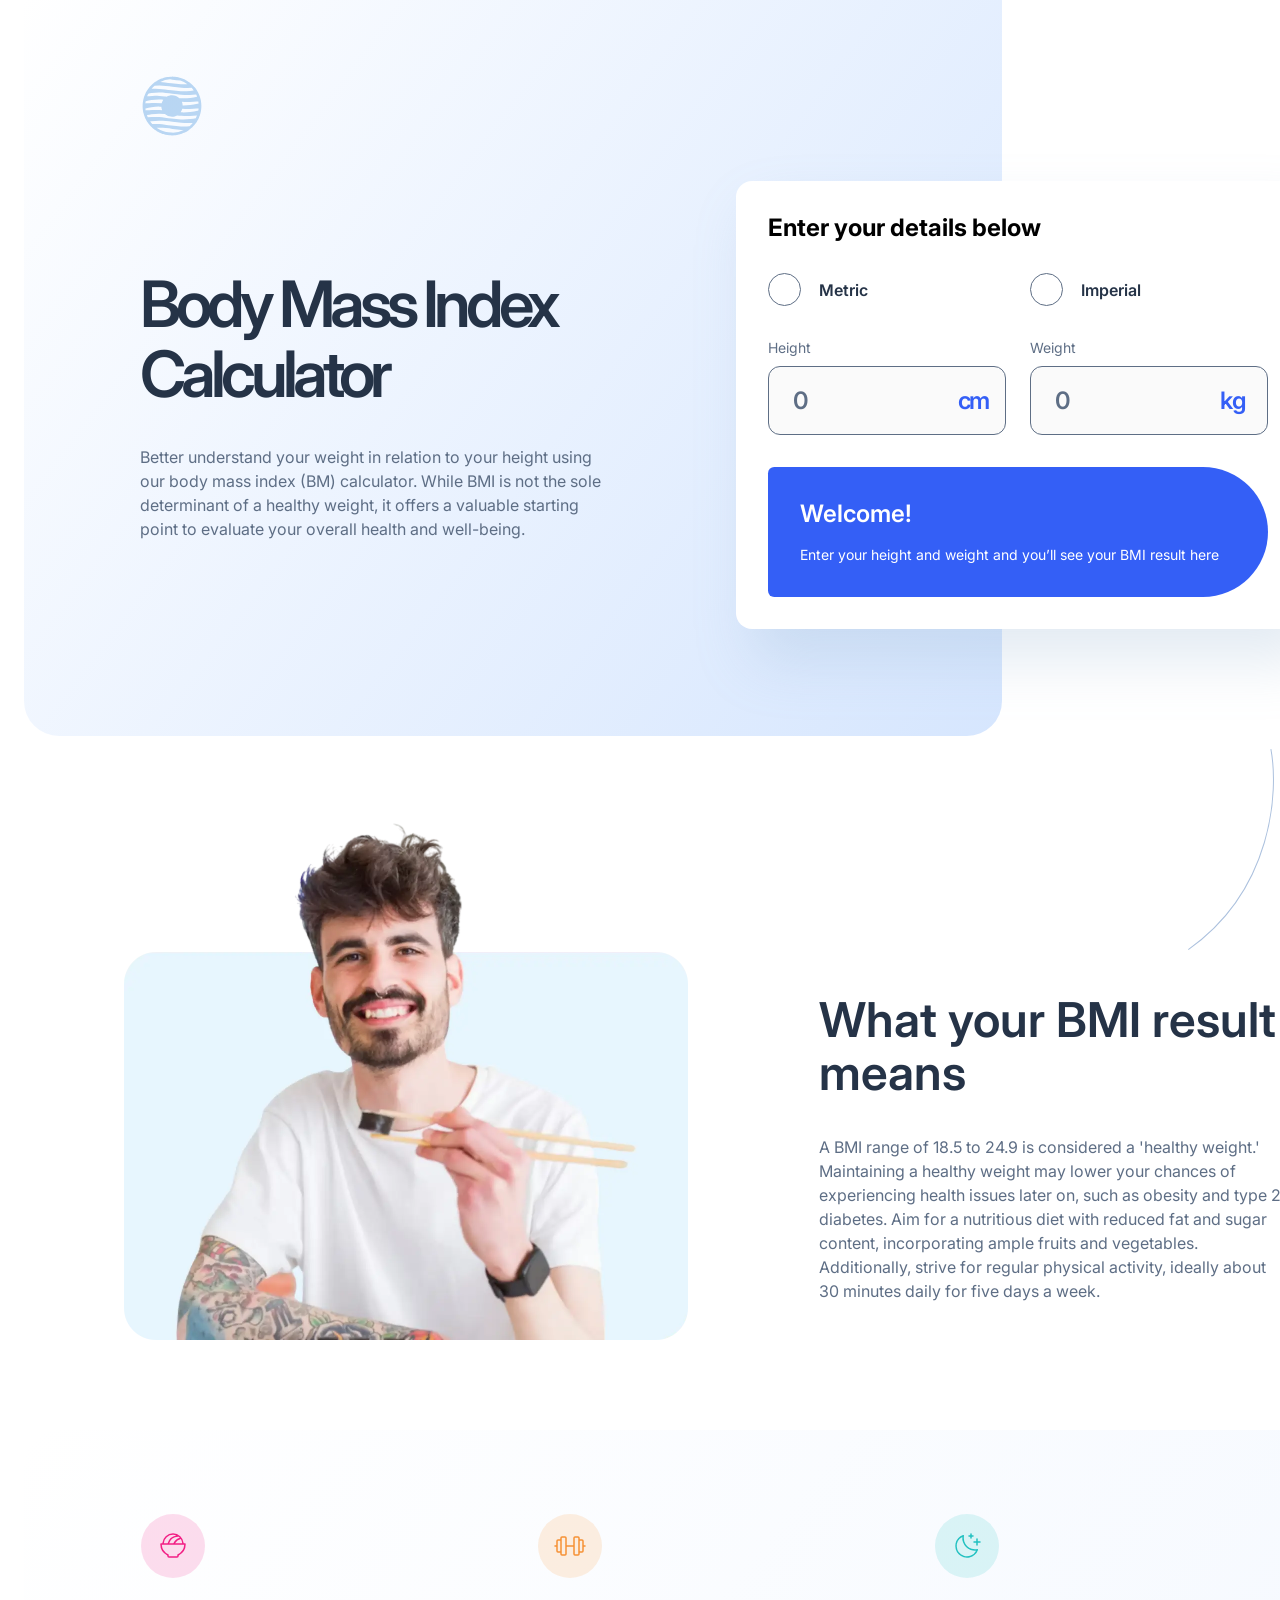
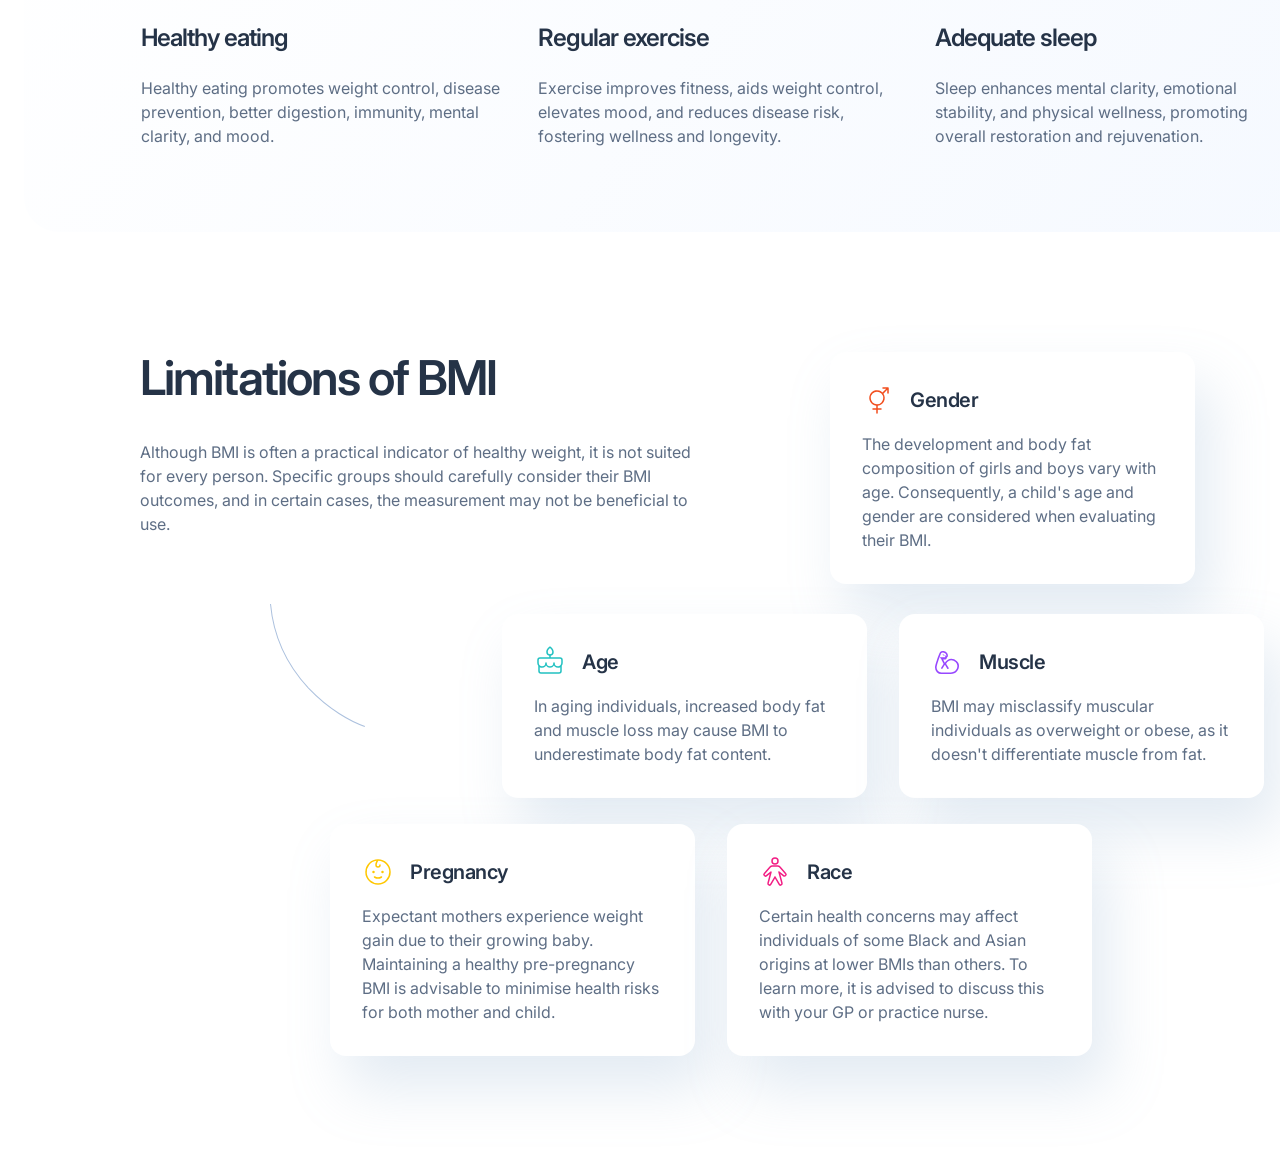
<file: index.html>
<!DOCTYPE html>
<html lang="en">
<head>
  <meta charset="UTF-8">
  <meta name="viewport" content="width=device-width, initial-scale=1.0">

  <link rel="icon" type="image/png" sizes="32x32" href="./assets/images/favicon-32x32.png">
  <link rel="preconnect" href="https://fonts.googleapis.com">
  <link rel="preconnect" href="https://fonts.gstatic.com" crossorigin>
  <link href="https://fonts.googleapis.com/css2?family=Inter:ital,opsz,wght@0,14..32,100..900;1,14..32,100..900&display=swap" rel="stylesheet">
  <link rel="stylesheet" href="index.css">
  <script defer src="script.js"></script>
  
  <title>Frontend Mentor | Body Mass Index Calculator</title>
</head>
<body>

  <main>
    <section class="body-mass-calculator">
      <img src="./starter-code/assets/images/logo.svg" alt="logo-site" class="img-logo"/>
      <div class="title-content">
        <h1>Body Mass Index Calculator</h1>
        <p>Better understand your weight in relation to your height using our body mass index (BM) calculator. 
          While BMI is not the sole determinant of a healthy weight, it offers a valuable starting point to evaluate your overall health and well-being.
        </p>
      </div>
      <div class="background"></div>
     

      <div class="calculator">
        <h2>Enter your details below</h2>
      <div class="radioType">
        <input type="radio" id="metric" name="unit" value="metric" required >
        <label for="metric" class="radioMetric">Metric
          <span class="ball"></span>
        </label>
      
        <input type="radio" id="imperial" name="unit" value="imperial" required>
        <label for="imperial" class="radioImperial">Imperial
          <span class="ball"></span>
        </label>
      </div>
      
      <div class="inputType">
      <form class="input-unit">
        <label for="height">Height</label>
        <div class="height-input-wrapper">
            <input type="number" id="height-input" name="height" placeholder="0">
            <span class="unit">cm</span>
        </div>
      </form>
        
      <form class="input-weight">
        <label for="weight">Weight</label>
        <div class="weight-input-wrapper">
            <input type="number" id="weight-input" name="weight" placeholder="0">
            <span class="kg">kg</span>
        </div>
    </form>
  </div>


    <div class="inputImperial">

      <form class="input-unit-height">
        <label for="height-imperial">Height</label>
        <div class="height-input-imperial-wrapper">
          <div class="input-ft">
            <input type="number" id="height-input-ft" name="height" placeholder="0">
            <span class="unit-ft">ft</span>
          </div>
          
          <div class="input-in">
            <input type="number" id="height-input-in" name="height" placeholder="0">
            <span class="unit-in">in</span>
          </div>
        </div>
      </form>

        
      <form class="input-unit-weight">
        <label for="weight-imperial">Weight</label>
        <div class="weight-input-imperial-wrapper">
          <div class="input-st">
            <input type="number" id="weight-input-st" name="weight" placeholder="0">
            <span class="unit-st">st</span>
          </div>

          <div class="input-lbs">
            <input type="number" id="weight-input-lbs" name="weight" placeholder="0">
            <span class="unit-lbs">lbs</span>
          </div>
        </div>
      </form>
    </div>

    <div class="calculator-empty">
      <div class="calculator-empty-text">
        <h2>Welcome!</h2>
        <p>Enter your height and weight and you’ll see your BMI result here</p>
      </div>
    </div>

    
      <div class="calculator-result">
        <div class="result-number">
          <p class="bmi-text">Your BMI is...</p>
          <p class="bmi-number"></p>
        </div>
        <div class="result-description">

        </div>
      </div>
      </div>
    </section>

    <img src="./starter-code/assets/images/pattern-curved-line-left.svg" alt="Blue Curved line" class="left-curved"/>


    <section class="body-mass-explain">
        <img src="./starter-code/assets/images/image-man-eating.webp" alt="picture man eating" class="picture-character"/>
      <div class="explanation-content">
        <h2>What your BMI result means</h2>
        <p>A BMI range of 18.5 to 24.9 is considered a 'healthy weight.' 
          Maintaining a healthy weight may lower your chances of experiencing health issues later on, such as obesity and type 2 diabetes. 
          Aim for a nutritious diet with reduced fat and sugar content, incorporating ample fruits and vegetables. 
          Additionally, strive for regular physical activity, ideally about 30 minutes daily for five days a week.
        </p>
    </section>


    <section class="bmi-tips">
      <div class="tips-container">
        <div class="tips-food">
          <img src="./starter-code/assets/images/icon-eating.svg" alt="Picture Food" class="picture-food"/>
          <div class="tips-food-description">
            <h3>Healthy eating</h3>
            <p>Healthy eating promotes weight control, disease prevention, better digestion, immunity, mental clarity, and mood.</p>
          </div>
        </div>

        <div class="tips-exercise">
          <img src="./starter-code/assets/images/icon-exercise.svg" alt="Picture Exercise" class="picture-exercise"/>
          <div class="tips-exercise-description">
            <h3>Regular exercise</h3>
            <p>Exercise improves fitness, aids weight control, elevates mood, and reduces disease risk, fostering wellness and longevity.</p>
          </div>
        </div>

        <div class="tips-sleep">
          <img src="./starter-code/assets/images/icon-sleep.svg" alt="Picture sleep" class="picture-sleep"/>
          <div class="tips-sleep-description">
            <h3>Adequate sleep</h3>
            <p>Sleep enhances mental clarity, emotional stability, and physical wellness, promoting overall restoration and rejuvenation.</p>
          </div>
        </div>
      </div>
    </section>

    <section class="bmi-limitations">
      <div class="bmi-limitations-text">
        <h2>Limitations of BMI</h2>
        <p>Although BMI is often a practical indicator of healthy weight, it is not suited for every person. 
          Specific groups should carefully consider their BMI outcomes, and in certain cases, the measurement may not be beneficial to use.
        </p>
      </div>

      <img src="./starter-code/assets/images/pattern-curved-line-right.svg" alt="Blue Curved line" class="right-curved"/>

      <div class="bmi-limitations-card">
        <div class="card card-1">
          <div class="card-title">
            <img src="./starter-code/assets/images/icon-gender.svg" alt="Icon Gender" class="icon-gender"/>
            <h4>Gender</h4>
          </div>
          <p>The development and body fat composition of girls and boys vary with age. 
            Consequently, a child's age and gender are considered when evaluating their BMI.
          </p>
        </div>

      <div class="card-bloc">
        <div class="card card-2">
          <div class="card-title">
            <img src="./starter-code/assets/images/icon-age.svg" alt="Icon Age" class="icon-age"/>
            <h4>Age</h4>
          </div>
             <p>In aging individuals, increased body fat and muscle loss may cause BMI to underestimate body fat content.</p>
        </div>

        <div class="card card-3">
          <div class="card-title">
            <img src="./starter-code/assets/images/icon-muscle.svg" alt="Icon Muscle" class="icon-muscle"/>
            <h4>Muscle</h4>
          </div>
             <p>BMI may misclassify muscular individuals as overweight or obese, as it doesn't differentiate muscle from fat.</p>
        </div>
      </div>  


      <div class="card-bloc-2">
        <div class="card card-4">
          <div class="card-title">
            <img src="./starter-code/assets/images/icon-pregnancy.svg" alt="Icon Pregnancy" class="icon-pregnancy"/>
            <h4>Pregnancy</h4>
          </div>
             <p>Expectant mothers experience weight gain due to their growing baby. 
              Maintaining a healthy pre-pregnancy BMI is advisable to minimise health risks for both mother and child.
             </p>
        </div>

        <div class="card card-5">
          <div class="card-title">
            <img src="./starter-code/assets/images/icon-race.svg" alt="Icon Race" class="icon-race"/>
            <h4>Race</h4>
          </div>
             <p>Certain health concerns may affect individuals of some Black and Asian origins at lower BMIs than others. 
              To learn more, it is advised to discuss this with your GP or practice nurse.
             </p>
        </div>
      </div>
      </div>
    </section>
  </main>
</body>
</html>
</file>
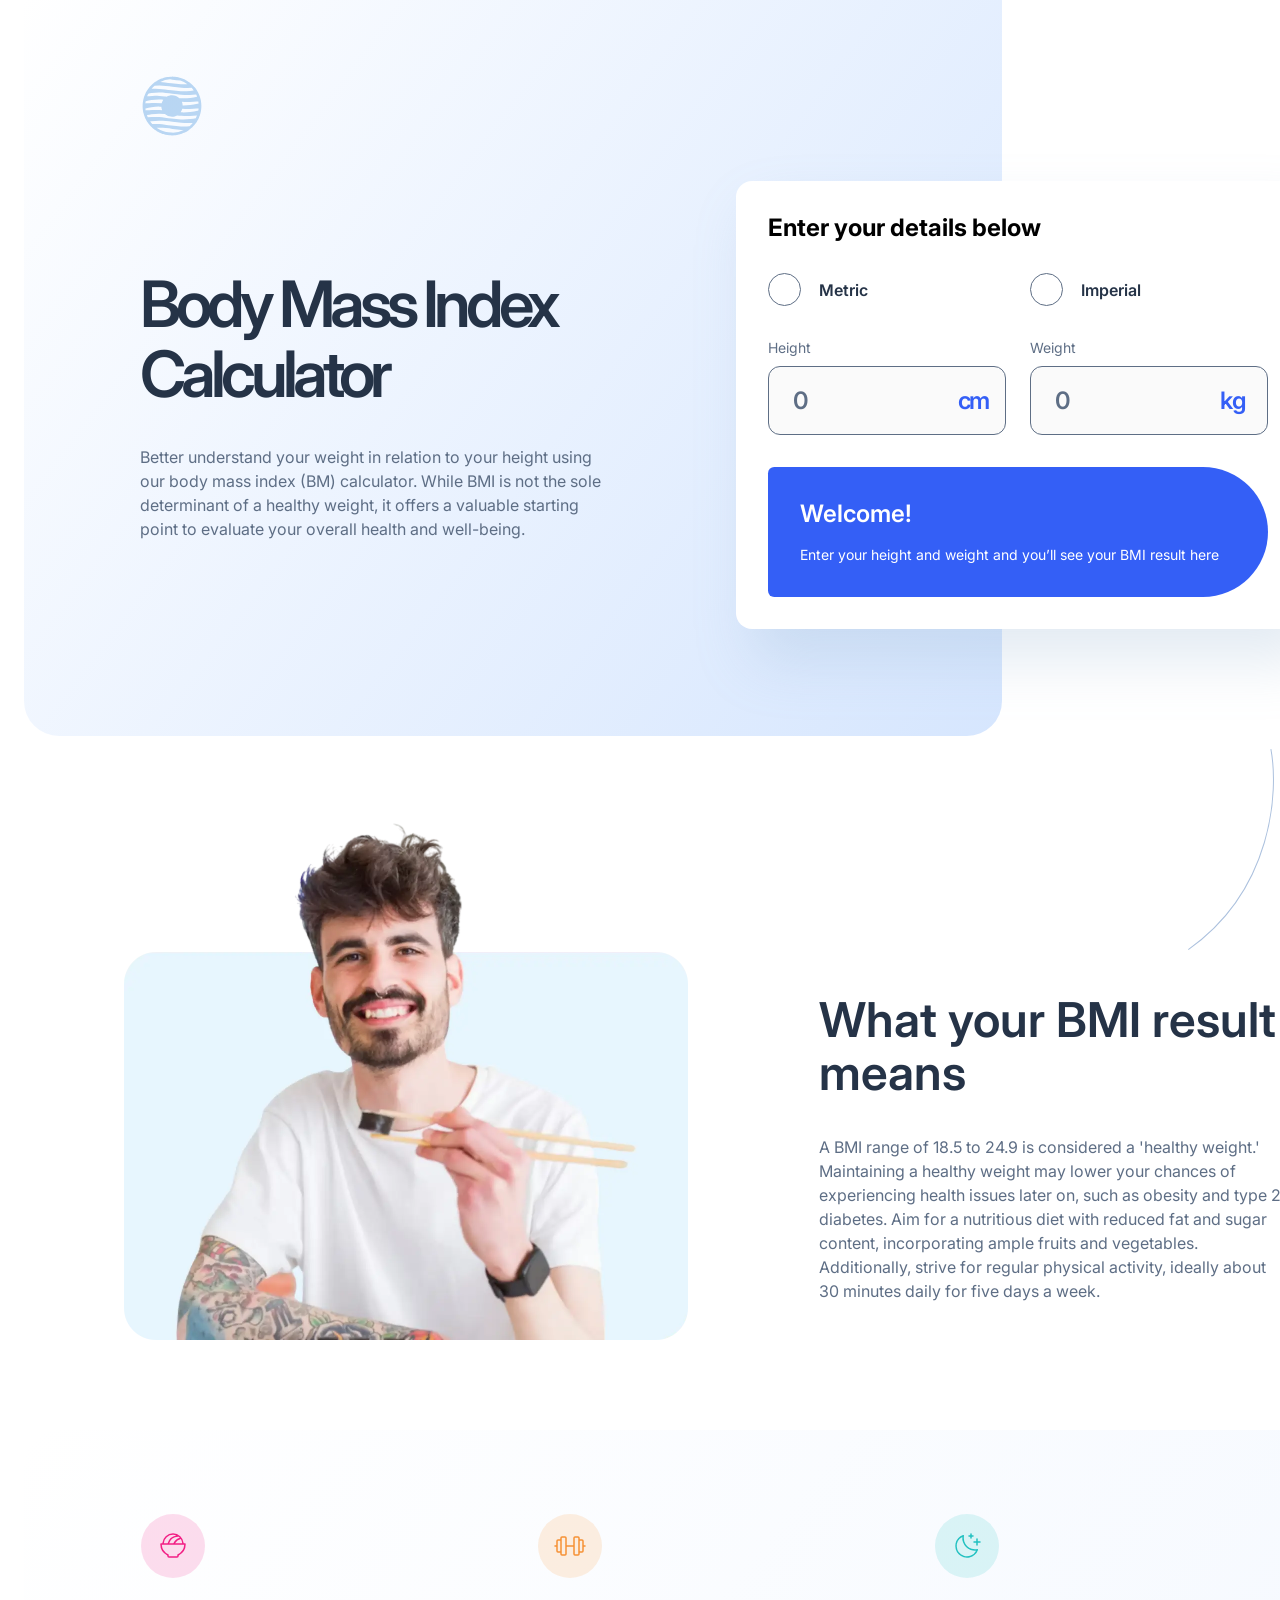
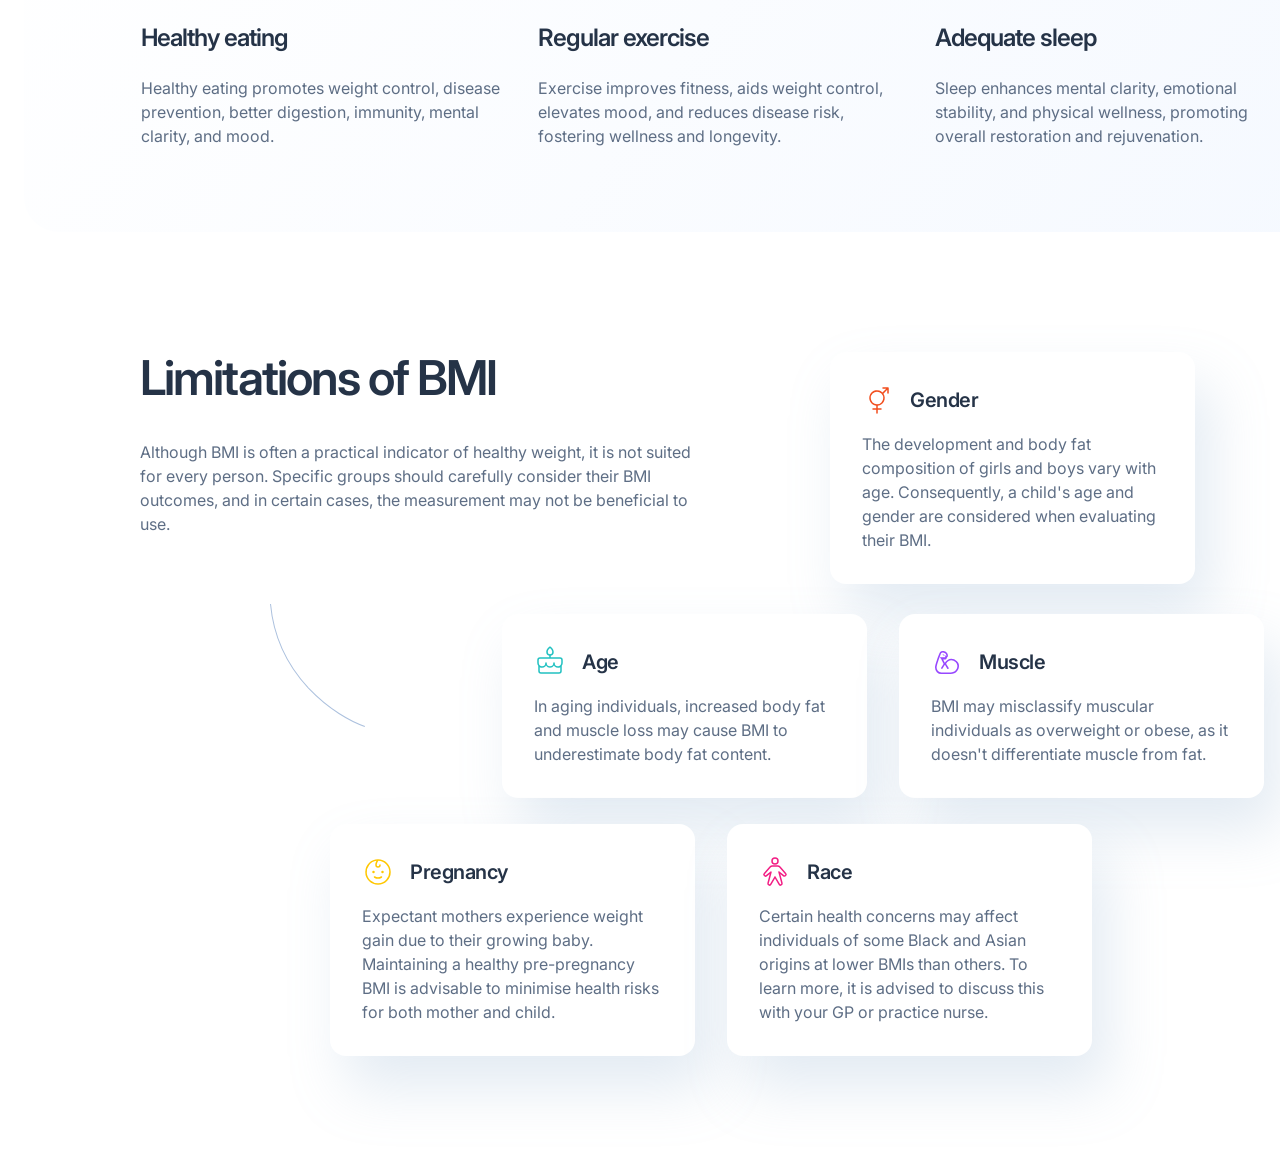
<file: starter-code/index.html>
<!DOCTYPE html>
<html lang="en">
<head>
  <meta charset="UTF-8">
  <meta name="viewport" content="width=device-width, initial-scale=1.0">

  <link rel="icon" type="image/png" sizes="32x32" href="./assets/images/favicon-32x32.png">
  <link rel="preconnect" href="https://fonts.googleapis.com">
  <link rel="preconnect" href="https://fonts.gstatic.com" crossorigin>
  <link href="https://fonts.googleapis.com/css2?family=Inter:ital,opsz,wght@0,14..32,100..900;1,14..32,100..900&display=swap" rel="stylesheet">
  <link rel="stylesheet" href="index.css">
  <script defer src="script.js"></script>
  
  <title>Frontend Mentor | Body Mass Index Calculator</title>
</head>
<body>

  <main>
    <section class="body-mass-calculator">
      <img src="./assets/images/logo.svg" alt="logo-site" class="img-logo"/>
      <div class="title-content">
        <h1>Body Mass Index Calculator</h1>
        <p>Better understand your weight in relation to your height using our body mass index (BM) calculator. 
          While BMI is not the sole determinant of a healthy weight, it offers a valuable starting point to evaluate your overall health and well-being.
        </p>
      </div>
      <div class="background"></div>
     

      <div class="calculator">
        <h2>Enter your details below</h2>
      <div class="radioType">
        <input type="radio" id="metric" name="unit" value="metric" required >
        <label for="metric" class="radioMetric">Metric
          <span class="ball"></span>
        </label>
      
        <input type="radio" id="imperial" name="unit" value="imperial" required>
        <label for="imperial" class="radioImperial">Imperial
          <span class="ball"></span>
        </label>
      </div>
      
      <div class="inputType">
      <form class="input-unit">
        <label for="height">Height</label>
        <div class="height-input-wrapper">
            <input type="number" id="height-input" name="height" placeholder="0">
            <span class="unit">cm</span>
        </div>
      </form>
        
      <form class="input-weight">
        <label for="weight">Weight</label>
        <div class="weight-input-wrapper">
            <input type="number" id="weight-input" name="weight" placeholder="0">
            <span class="kg">kg</span>
        </div>
    </form>
  </div>


    <div class="inputImperial">

      <form class="input-unit-height">
        <label for="height-imperial">Height</label>
        <div class="height-input-imperial-wrapper">
          <div class="input-ft">
            <input type="number" id="height-input-ft" name="height" placeholder="0">
            <span class="unit-ft">ft</span>
          </div>
          
          <div class="input-in">
            <input type="number" id="height-input-in" name="height" placeholder="0">
            <span class="unit-in">in</span>
          </div>
        </div>
      </form>

        
      <form class="input-unit-weight">
        <label for="weight-imperial">Weight</label>
        <div class="weight-input-imperial-wrapper">
          <div class="input-st">
            <input type="number" id="weight-input-st" name="weight" placeholder="0">
            <span class="unit-st">st</span>
          </div>

          <div class="input-lbs">
            <input type="number" id="weight-input-lbs" name="weight" placeholder="0">
            <span class="unit-lbs">lbs</span>
          </div>
        </div>
      </form>
    </div>

    <div class="calculator-empty">
      <div class="calculator-empty-text">
        <h2>Welcome!</h2>
        <p>Enter your height and weight and you’ll see your BMI result here</p>
      </div>
    </div>

    
      <div class="calculator-result">
        <div class="result-number">
          <p class="bmi-text">Your BMI is...</p>
          <p class="bmi-number"></p>
        </div>
        <div class="result-description">

        </div>
      </div>
      </div>
    </section>

    <img src="./assets/images/pattern-curved-line-left.svg" alt="Blue Curved line" class="left-curved"/>


    <section class="body-mass-explain">
        <img src="./assets/images/image-man-eating.webp" alt="picture man eating" class="picture-character"/>
      <div class="explanation-content">
        <h2>What your BMI result means</h2>
        <p>A BMI range of 18.5 to 24.9 is considered a 'healthy weight.' 
          Maintaining a healthy weight may lower your chances of experiencing health issues later on, such as obesity and type 2 diabetes. 
          Aim for a nutritious diet with reduced fat and sugar content, incorporating ample fruits and vegetables. 
          Additionally, strive for regular physical activity, ideally about 30 minutes daily for five days a week.
        </p>
    </section>


    <section class="bmi-tips">
      <div class="tips-container">
        <div class="tips-food">
          <img src="./assets/images/icon-eating.svg" alt="Picture Food" class="picture-food"/>
          <div class="tips-food-description">
            <h3>Healthy eating</h3>
            <p>Healthy eating promotes weight control, disease prevention, better digestion, immunity, mental clarity, and mood.</p>
          </div>
        </div>

        <div class="tips-exercise">
          <img src="./assets/images/icon-exercise.svg" alt="Picture Exercise" class="picture-exercise"/>
          <div class="tips-exercise-description">
            <h3>Regular exercise</h3>
            <p>Exercise improves fitness, aids weight control, elevates mood, and reduces disease risk, fostering wellness and longevity.</p>
          </div>
        </div>

        <div class="tips-sleep">
          <img src="./assets/images/icon-sleep.svg" alt="Picture sleep" class="picture-sleep"/>
          <div class="tips-sleep-description">
            <h3>Adequate sleep</h3>
            <p>Sleep enhances mental clarity, emotional stability, and physical wellness, promoting overall restoration and rejuvenation.</p>
          </div>
        </div>
      </div>
    </section>

    <section class="bmi-limitations">
      <div class="bmi-limitations-text">
        <h2>Limitations of BMI</h2>
        <p>Although BMI is often a practical indicator of healthy weight, it is not suited for every person. 
          Specific groups should carefully consider their BMI outcomes, and in certain cases, the measurement may not be beneficial to use.
        </p>
      </div>

      <img src="./assets/images/pattern-curved-line-right.svg" alt="Blue Curved line" class="right-curved"/>

      <div class="bmi-limitations-card">
        <div class="card card-1">
          <div class="card-title">
            <img src="./assets/images/icon-gender.svg" alt="Icon Gender" class="icon-gender"/>
            <h4>Gender</h4>
          </div>
          <p>The development and body fat composition of girls and boys vary with age. 
            Consequently, a child's age and gender are considered when evaluating their BMI.
          </p>
        </div>

      <div class="card-bloc">
        <div class="card card-2">
          <div class="card-title">
            <img src="./assets/images/icon-age.svg" alt="Icon Age" class="icon-age"/>
            <h4>Age</h4>
          </div>
             <p>In aging individuals, increased body fat and muscle loss may cause BMI to underestimate body fat content.</p>
        </div>

        <div class="card card-3">
          <div class="card-title">
            <img src="./assets/images/icon-muscle.svg" alt="Icon Muscle" class="icon-muscle"/>
            <h4>Muscle</h4>
          </div>
             <p>BMI may misclassify muscular individuals as overweight or obese, as it doesn't differentiate muscle from fat.</p>
        </div>
      </div>  


      <div class="card-bloc-2">
        <div class="card card-4">
          <div class="card-title">
            <img src="./assets/images/icon-pregnancy.svg" alt="Icon Pregnancy" class="icon-pregnancy"/>
            <h4>Pregnancy</h4>
          </div>
             <p>Expectant mothers experience weight gain due to their growing baby. 
              Maintaining a healthy pre-pregnancy BMI is advisable to minimise health risks for both mother and child.
             </p>
        </div>

        <div class="card card-5">
          <div class="card-title">
            <img src="./assets/images/icon-race.svg" alt="Icon Race" class="icon-race"/>
            <h4>Race</h4>
          </div>
             <p>Certain health concerns may affect individuals of some Black and Asian origins at lower BMIs than others. 
              To learn more, it is advised to discuss this with your GP or practice nurse.
             </p>
        </div>
      </div>
      </div>
    </section>
  </main>
</body>
</html>
</file>
<file: index.css>
* {
    padding: 0;
    margin: 0;
    box-sizing: border-box;
}


body,html {
    font-family: "Inter", sans-serif;
    background-color: #FFFFFF;
    width: 1440px;
    height: 2776px;
}

.img-logo {
    position: absolute;
    top: 74px;
    left: 140px;
}

.body-mass-calculator {
    width: 1276px;
    height: 737px;
    position: relative;
}

.title-content {
    width: 564px;
    height: 271px;
    display: flex;
    gap: 35px;
    flex-direction: column;
    position: absolute;
    top: 269px;
    left: 140px;
    z-index: 1;
}

.title-content h1 {
    width: auto;
    height: auto;
    line-height: 110%;
    letter-spacing: -5px;
    font-size: 64px;
    font-weight: 600;
    color: #253347;
}

.title-content p {
    line-height: 150%;
    font-size: 16px;
    font-weight: 400;
    width: 465px;
    color: #5E6E85;
}

.calculator {
    position: absolute;
    top: 181px;
    left: 736px;
    width: 564px;
    height: auto;
    display: flex;
    gap: 32px;
    flex-direction: column;
    padding: 32px;
    background-color: #FFFFFF;
    border-radius: 16px;
    opacity: 100%;
    box-shadow: 16px 32px 56px 0 rgba(143, 174, 207, 0.25);
}

.radioType {
    width: 500px;
    height: 31px;
    display: flex;
    align-items: center;
    flex-direction: row;
    gap: 24px;
}

input[type="radio"] {
    display: none;
}

input[type="radio"] + label {
    position: relative;
    display: flex;
    align-items: center;
    gap: 18px;
    cursor: pointer;
    color: #253347;
    line-height: 150%;
    font-size: 16px;
    font-weight: 600;
    width: 238px;
    height: 31px;
}

input[type="radio"] + label::before {
    content: "";
    display: inline-block;
    height: 31px;
    width: 31px;
    border-radius: 50%;
    cursor: pointer;
    border: 1px solid #5E6E85;
}

input[type="radio"] + label:hover::before {
    border: 1px solid #345FF6;
}

label span.ball {
    width: 15px;
    height: 15px;
    background-color: #345FF6;
    align-items: center;
    display: flex;
    border-radius: 50%;
    position: absolute;
    left: .55em;
    opacity: 0;
}

input[type="radio"]:checked + label::before {
    border: 1px solid #D8E2E7;
    background-color: rgba(52, 95, 246, 0.15);
}

input[type="radio"]:checked + label span.ball {
    opacity: 1;
}

.background {
    background: linear-gradient(127deg, rgba(214, 252, 254, 0) 0%, rgba(214, 230, 254, 1) 100%);
    opacity: 100%;
    width: 978px;
    height: 737px;
    position: absolute;
    top: -1px;
    left: 24px;
    border-radius: 0 0 35px 35px;
}

.inputType {
    display: flex;
    align-items: center;
    flex-direction: row;
    gap: 24px;
    width: 500px;
    height: 98px;
}

/*BTN METRIC */

.input-unit,
.input-weight {
    display: flex;
    flex-direction: column;
    gap: 8px;
    width: 238px;
    height: 98px;
}

.input-unit label,
.input-weight label {
    font-size: 14px;
    font-weight: 400;
    line-height: 150%;
    color: #5E6E85;
    width: 44px;
    height: 21px;
}

.height-input-wrapper,
.weight-input-wrapper {
    display: flex;
    align-items: center;
}

#height-input,
#weight-input {
    color: #253347;
    font-size: 24px;
    font-weight: 600;
    font-family: inherit;
    letter-spacing: -1px;
}

.height-input-wrapper input::placeholder,
.weight-input-wrapper input::placeholder {
    color: #5E6E85;
    font-size: 24px;
    font-weight: 600;
    font-family: inherit;
    letter-spacing: .5px;
}

.height-input-wrapper span {
    margin: -2em;
    font-size: 24px;
    font-weight: 600;
    color: #345FF6;
    letter-spacing: -2px;
}

.weight-input-wrapper span {
   margin: -2em;
    font-size: 24px;
    font-weight: 600;
    color: #345FF6;
}

input {
    width: 238px;
    height: 69px;
    padding: 20px 24px;
    border-radius: 12px;
    outline: none;
    border: 1px solid #5E6E85;
    display: flex;
    align-items: center;
    justify-content: center;
    cursor: pointer;
}

input:hover {
    border: 1px solid #345FF6;
}

input[type="number"]::-webkit-outer-spin-button,
input[type="number"]::-webkit-inner-spin-button {
    -webkit-appearance: none;
    margin: 0;
}

/*BTN IMPERIAL */

.inputImperial {
    width: 500px;
    height: 220px;
    display: flex;
    flex-direction: column;
    gap: 24px;
    display: none;
}

.input-unit-height,
.input-unit-weight {
    display: flex;
    flex-direction: column;
    gap: 8px;
    width: 500px;
    height: 98px;
}

.input-unit-height label,
.input-unit-weight label {
    font-size: 14px;
    font-weight: 400;
    line-height: 150%;
    color: #5E6E85;
    width: 44px;
    height: 21px;
}

.height-input-imperial-wrapper,
.weight-input-imperial-wrapper {
    width: 500px;
    height: 69px;
    display: flex;
    flex-direction: row;
    gap: 24px;
}

#height-input-ft,
#height-input-in,
#weight-input-st,
#weight-input-lbs {
    color: #253347;
    font-size: 24px;
    font-weight: 600;
    font-family: inherit;
    letter-spacing: -1px;
}

.height-input-imperial-wrapper input::placeholder,
.weight-input-imperial-wrapper input::placeholder {
    color: #5E6E85;
    font-size: 24px;
    font-weight: 600;
    font-family: inherit;
    letter-spacing: .5px;
}

.input-ft,
.input-in,
.input-st,
.input-lbs {
    display: flex;
    flex-direction: row;
    align-items: center;
    gap: 24px;
    position: relative;
}

.unit-ft,
.unit-in,
.unit-st,
.unit-lbs {
    position: absolute;
    top: 20px;
    left: 197px;
    color: #345FF6;
    font-size: 24px;
    font-weight: 600;
    font-family: inherit;
    letter-spacing: -0.5px;
}

/*CALCULATOR EMPTY */

.calculator-empty {
    width: 500px;
    height: 130px;
    display: flex;
    flex-direction: column;
    justify-content: center;
    gap: 24px;
    padding: 32px;
    background-color: #345FF6;
    border-radius: 95px 999px 999px 95px;
    color: white;
}

.calculator-empty-text {
    width: 436px;
    height: 66px;
    display: flex;
    flex-direction: column;
    gap: 16px;
}

.calculator-empty h2 {
    font-size: 24px;
    font-weight: 600;
    font-family: inherit;
}

.calculator-empty p {
    font-size: 14px;
    font-weight: 400;
    line-height: 150%;
    font-family: inherit;
}


.calculator-result {
    width: 500px;
    height: 166px;
    padding: 32px;
    background-color: #345FF6;
    display: flex;
    flex-direction: row;
    align-items: center;
    gap: 24px;
    border-radius: 95px 999px 999px 95px;
    color: white;
    display: none;
}

.result-number {
    width: 206px;
    height: 102px;
    display: flex;
    flex-direction: column;
    gap: 8px;
}

.bmi-text {
    width: 206px;
    height: 24px;
    font-size: 16px;
    font-weight: 600;
    line-height: 150%;
}

.bmi-number {
    font-size: 64px;
    font-weight: 600;
    line-height: 110%;
}

.result-description {
    font-size: 14px;
    font-weight: 400;
    line-height: 150%;
}

.left-curved {
    position: absolute;
    top: 749px;
    left: 1188px;
}



/*Section 2 */

.body-mass-explain {
    width: 1160px;
    height: 533px;
    display: flex;
    gap: 131px;
    flex-direction: row;
    align-items: center;
    margin-top: 70px;
    margin-left: 124px;
}

.picture-character {
    width: 564px;
    height: 533px;
    object-fit: cover;
}

.explanation-content {
    width: 465px;
    height: 309px;
    display: flex;
    flex-direction: column;
    gap: 35px;
    margin-top: 150px;
}

.explanation-content h2 {
    color: #253347;
    line-height: 110%;
    letter-spacing: -5%;
    font-size: 48px;
    font-weight: 600;
}

.explanation-content p {
    color: #5E6E85;
    line-height: 150%;
    font-size: 16px;
    font-weight: 400;
}


/* Section 3 */

.bmi-tips {
    width: 1392px;
    height: 402px;
    border-radius: 35px;
    position: absolute;
    top: 1430px;
    left: 24px;
    display: flex;
    align-items: center;
    justify-content: center;
    background: linear-gradient(127deg, rgba(214, 252, 254, 0) 0%, rgba(214, 230, 254, 0.25) 100%);
}

.tips-container {
    width: 1159px;
    height: 234px;
    display: flex;
    align-items: center;
    justify-content: center;
    gap: 32px;
}

.tips-food,
.tips-exercise,
.tips-sleep {
    width: 365px;
    height: 234px;
    display: flex;
    flex-direction: column;
    gap: 45px;
}

.picture-food,
.picture-exercise,
.picture-sleep {
    width: 64px;
    height: 64px;
}

.tips-food-description,
.tips-exercise-description,
.tips-sleep-description {
    width: 365px;
    height: 125px;
    display: flex;
    flex-direction: column;
    gap: 24px;
}

h3 {
    color: #253347;
    font-size: 24px;
    font-weight: 600;
    letter-spacing: -1px;
}

.tips-food-description p,
.tips-exercise-description p,
.tips-sleep-description p {
    color: #5E6E85;
    font-size: 16px;
    font-weight: 400;
    line-height: 150%;
    width: 365px;
    height: 72px;
}


/*Section 3 */

.bmi-limitations {
    width: 1160px;
    height: 704px;
    position: absolute;
    top: 1952px;
    left: 140px;
}

.bmi-limitations-text {
    width: 564px;
    left: 184px;
    display: flex;
    flex-direction: column;
    gap: 35px;
}

.bmi-limitations-text h2 {
    color: #253347;
    font-size: 48px;
    letter-spacing: -2px;
    line-height: 110%;
    font-weight: 600;
}

.bmi-limitations-text p {
    color: #5E6E85;
    font-weight: 400;
    font-size: 16px;
    line-height: 150%;
}

.bmi-limitations-card {
   position: absolute;
   left: 190px;
   top: 0;
   width: 961px;
   height: 704px;
}

.card-1,
.card-4,
.card-5 {
    width: 365px;
    height: 232px;
    padding: 32px;
    border-radius: 16px;
    display: flex;
    flex-direction: column;
    background-color: #FFFFFF;
    box-shadow: 16px 32px 56px 0 rgba(143, 174, 207, 0.25);
    gap: 16px;
    font-family: inherit;
}

.card-2,
.card-3 {
    width: 365px;
    height: 184px;
    padding: 32px;
    border-radius: 16px;
    display: flex;
    flex-direction: column;
    background-color: #FFFFFF;
    box-shadow: 16px 32px 56px 0 rgba(143, 174, 207, 0.25);
    gap: 16px;
    font-family: inherit;
}

.card-1 {
    position: absolute;
    top: 0px;
    left: 500px;
}

.card-bloc, 
.card-bloc-2 {
    display: flex;
    flex-direction: row;
    gap: 32px;
}

.card-bloc {
    position: absolute;
    top: 262px;
    left: 172px;
}

.card-bloc-2 {
    position: absolute;
    top: 472px;
    left: 0;
}

.card-title {
    display: flex;
    align-items: center;
    flex-direction: row;
    width: 301px;
    gap: 16px;
}

.card-title h4 {
    color: #253347;
    font-size: 20px;
    font-weight: 600;
    letter-spacing: -.5px;
}

.card p {
    color: #5E6E85;
    font-size: 16px;
    font-weight: 400;
    line-height: 150%;
}

.right-curved {
    position: absolute;
    top: 252px;
    left: 130px;
}
</file>
<file: starter-code/index.css>
* {
    padding: 0;
    margin: 0;
    box-sizing: border-box;
}


body,html {
    font-family: "Inter", sans-serif;
    background-color: #FFFFFF;
    width: 1440px;
    height: 2776px;
}

.img-logo {
    position: absolute;
    top: 74px;
    left: 140px;
}

.body-mass-calculator {
    width: 1276px;
    height: 737px;
    position: relative;
}

.title-content {
    width: 564px;
    height: 271px;
    display: flex;
    gap: 35px;
    flex-direction: column;
    position: absolute;
    top: 269px;
    left: 140px;
    z-index: 1;
}

.title-content h1 {
    width: auto;
    height: auto;
    line-height: 110%;
    letter-spacing: -5px;
    font-size: 64px;
    font-weight: 600;
    color: #253347;
}

.title-content p {
    line-height: 150%;
    font-size: 16px;
    font-weight: 400;
    width: 465px;
    color: #5E6E85;
}

.calculator {
    position: absolute;
    top: 181px;
    left: 736px;
    width: 564px;
    height: auto;
    display: flex;
    gap: 32px;
    flex-direction: column;
    padding: 32px;
    background-color: #FFFFFF;
    border-radius: 16px;
    opacity: 100%;
    box-shadow: 16px 32px 56px 0 rgba(143, 174, 207, 0.25);
}

.radioType {
    width: 500px;
    height: 31px;
    display: flex;
    align-items: center;
    flex-direction: row;
    gap: 24px;
}

input[type="radio"] {
    display: none;
}

input[type="radio"] + label {
    position: relative;
    display: flex;
    align-items: center;
    gap: 18px;
    cursor: pointer;
    color: #253347;
    line-height: 150%;
    font-size: 16px;
    font-weight: 600;
    width: 238px;
    height: 31px;
}

input[type="radio"] + label::before {
    content: "";
    display: inline-block;
    height: 31px;
    width: 31px;
    border-radius: 50%;
    cursor: pointer;
    border: 1px solid #5E6E85;
}

input[type="radio"] + label:hover::before {
    border: 1px solid #345FF6;
}

label span.ball {
    width: 15px;
    height: 15px;
    background-color: #345FF6;
    align-items: center;
    display: flex;
    border-radius: 50%;
    position: absolute;
    left: .55em;
    opacity: 0;
}

input[type="radio"]:checked + label::before {
    border: 1px solid #D8E2E7;
    background-color: rgba(52, 95, 246, 0.15);
}

input[type="radio"]:checked + label span.ball {
    opacity: 1;
}

.background {
    background: linear-gradient(127deg, rgba(214, 252, 254, 0) 0%, rgba(214, 230, 254, 1) 100%);
    opacity: 100%;
    width: 978px;
    height: 737px;
    position: absolute;
    top: -1px;
    left: 24px;
    border-radius: 0 0 35px 35px;
}

.inputType {
    display: flex;
    align-items: center;
    flex-direction: row;
    gap: 24px;
    width: 500px;
    height: 98px;
}

/*BTN METRIC */

.input-unit,
.input-weight {
    display: flex;
    flex-direction: column;
    gap: 8px;
    width: 238px;
    height: 98px;
}

.input-unit label,
.input-weight label {
    font-size: 14px;
    font-weight: 400;
    line-height: 150%;
    color: #5E6E85;
    width: 44px;
    height: 21px;
}

.height-input-wrapper,
.weight-input-wrapper {
    display: flex;
    align-items: center;
}

#height-input,
#weight-input {
    color: #253347;
    font-size: 24px;
    font-weight: 600;
    font-family: inherit;
    letter-spacing: -1px;
}

.height-input-wrapper input::placeholder,
.weight-input-wrapper input::placeholder {
    color: #5E6E85;
    font-size: 24px;
    font-weight: 600;
    font-family: inherit;
    letter-spacing: .5px;
}

.height-input-wrapper span {
    margin: -2em;
    font-size: 24px;
    font-weight: 600;
    color: #345FF6;
    letter-spacing: -2px;
}

.weight-input-wrapper span {
   margin: -2em;
    font-size: 24px;
    font-weight: 600;
    color: #345FF6;
}

input {
    width: 238px;
    height: 69px;
    padding: 20px 24px;
    border-radius: 12px;
    outline: none;
    border: 1px solid #5E6E85;
    display: flex;
    align-items: center;
    justify-content: center;
    cursor: pointer;
}

input:hover {
    border: 1px solid #345FF6;
}

input[type="number"]::-webkit-outer-spin-button,
input[type="number"]::-webkit-inner-spin-button {
    -webkit-appearance: none;
    margin: 0;
}

/*BTN IMPERIAL */

.inputImperial {
    width: 500px;
    height: 220px;
    display: flex;
    flex-direction: column;
    gap: 24px;
    display: none;
}

.input-unit-height,
.input-unit-weight {
    display: flex;
    flex-direction: column;
    gap: 8px;
    width: 500px;
    height: 98px;
}

.input-unit-height label,
.input-unit-weight label {
    font-size: 14px;
    font-weight: 400;
    line-height: 150%;
    color: #5E6E85;
    width: 44px;
    height: 21px;
}

.height-input-imperial-wrapper,
.weight-input-imperial-wrapper {
    width: 500px;
    height: 69px;
    display: flex;
    flex-direction: row;
    gap: 24px;
}

#height-input-ft,
#height-input-in,
#weight-input-st,
#weight-input-lbs {
    color: #253347;
    font-size: 24px;
    font-weight: 600;
    font-family: inherit;
    letter-spacing: -1px;
}

.height-input-imperial-wrapper input::placeholder,
.weight-input-imperial-wrapper input::placeholder {
    color: #5E6E85;
    font-size: 24px;
    font-weight: 600;
    font-family: inherit;
    letter-spacing: .5px;
}

.input-ft,
.input-in,
.input-st,
.input-lbs {
    display: flex;
    flex-direction: row;
    align-items: center;
    gap: 24px;
    position: relative;
}

.unit-ft,
.unit-in,
.unit-st,
.unit-lbs {
    position: absolute;
    top: 20px;
    left: 197px;
    color: #345FF6;
    font-size: 24px;
    font-weight: 600;
    font-family: inherit;
    letter-spacing: -0.5px;
}

/*CALCULATOR EMPTY */

.calculator-empty {
    width: 500px;
    height: 130px;
    display: flex;
    flex-direction: column;
    justify-content: center;
    gap: 24px;
    padding: 32px;
    background-color: #345FF6;
    border-radius: 95px 999px 999px 95px;
    color: white;
}

.calculator-empty-text {
    width: 436px;
    height: 66px;
    display: flex;
    flex-direction: column;
    gap: 16px;
}

.calculator-empty h2 {
    font-size: 24px;
    font-weight: 600;
    font-family: inherit;
}

.calculator-empty p {
    font-size: 14px;
    font-weight: 400;
    line-height: 150%;
    font-family: inherit;
}


.calculator-result {
    width: 500px;
    height: 166px;
    padding: 32px;
    background-color: #345FF6;
    display: flex;
    flex-direction: row;
    align-items: center;
    gap: 24px;
    border-radius: 95px 999px 999px 95px;
    color: white;
    display: none;
}

.result-number {
    width: 206px;
    height: 102px;
    display: flex;
    flex-direction: column;
    gap: 8px;
}

.bmi-text {
    width: 206px;
    height: 24px;
    font-size: 16px;
    font-weight: 600;
    line-height: 150%;
}

.bmi-number {
    font-size: 64px;
    font-weight: 600;
    line-height: 110%;
}

.result-description {
    font-size: 14px;
    font-weight: 400;
    line-height: 150%;
}

.left-curved {
    position: absolute;
    top: 749px;
    left: 1188px;
}



/*Section 2 */

.body-mass-explain {
    width: 1160px;
    height: 533px;
    display: flex;
    gap: 131px;
    flex-direction: row;
    align-items: center;
    margin-top: 70px;
    margin-left: 124px;
}

.picture-character {
    width: 564px;
    height: 533px;
    object-fit: cover;
}

.explanation-content {
    width: 465px;
    height: 309px;
    display: flex;
    flex-direction: column;
    gap: 35px;
    margin-top: 150px;
}

.explanation-content h2 {
    color: #253347;
    line-height: 110%;
    letter-spacing: -5%;
    font-size: 48px;
    font-weight: 600;
}

.explanation-content p {
    color: #5E6E85;
    line-height: 150%;
    font-size: 16px;
    font-weight: 400;
}


/* Section 3 */

.bmi-tips {
    width: 1392px;
    height: 402px;
    border-radius: 35px;
    position: absolute;
    top: 1430px;
    left: 24px;
    display: flex;
    align-items: center;
    justify-content: center;
    background: linear-gradient(127deg, rgba(214, 252, 254, 0) 0%, rgba(214, 230, 254, 0.25) 100%);
}

.tips-container {
    width: 1159px;
    height: 234px;
    display: flex;
    align-items: center;
    justify-content: center;
    gap: 32px;
}

.tips-food,
.tips-exercise,
.tips-sleep {
    width: 365px;
    height: 234px;
    display: flex;
    flex-direction: column;
    gap: 45px;
}

.picture-food,
.picture-exercise,
.picture-sleep {
    width: 64px;
    height: 64px;
}

.tips-food-description,
.tips-exercise-description,
.tips-sleep-description {
    width: 365px;
    height: 125px;
    display: flex;
    flex-direction: column;
    gap: 24px;
}

h3 {
    color: #253347;
    font-size: 24px;
    font-weight: 600;
    letter-spacing: -1px;
}

.tips-food-description p,
.tips-exercise-description p,
.tips-sleep-description p {
    color: #5E6E85;
    font-size: 16px;
    font-weight: 400;
    line-height: 150%;
    width: 365px;
    height: 72px;
}


/*Section 3 */

.bmi-limitations {
    width: 1160px;
    height: 704px;
    position: absolute;
    top: 1952px;
    left: 140px;
}

.bmi-limitations-text {
    width: 564px;
    left: 184px;
    display: flex;
    flex-direction: column;
    gap: 35px;
}

.bmi-limitations-text h2 {
    color: #253347;
    font-size: 48px;
    letter-spacing: -2px;
    line-height: 110%;
    font-weight: 600;
}

.bmi-limitations-text p {
    color: #5E6E85;
    font-weight: 400;
    font-size: 16px;
    line-height: 150%;
}

.bmi-limitations-card {
   position: absolute;
   left: 190px;
   top: 0;
   width: 961px;
   height: 704px;
}

.card-1,
.card-4,
.card-5 {
    width: 365px;
    height: 232px;
    padding: 32px;
    border-radius: 16px;
    display: flex;
    flex-direction: column;
    background-color: #FFFFFF;
    box-shadow: 16px 32px 56px 0 rgba(143, 174, 207, 0.25);
    gap: 16px;
    font-family: inherit;
}

.card-2,
.card-3 {
    width: 365px;
    height: 184px;
    padding: 32px;
    border-radius: 16px;
    display: flex;
    flex-direction: column;
    background-color: #FFFFFF;
    box-shadow: 16px 32px 56px 0 rgba(143, 174, 207, 0.25);
    gap: 16px;
    font-family: inherit;
}

.card-1 {
    position: absolute;
    top: 0px;
    left: 500px;
}

.card-bloc, 
.card-bloc-2 {
    display: flex;
    flex-direction: row;
    gap: 32px;
}

.card-bloc {
    position: absolute;
    top: 262px;
    left: 172px;
}

.card-bloc-2 {
    position: absolute;
    top: 472px;
    left: 0;
}

.card-title {
    display: flex;
    align-items: center;
    flex-direction: row;
    width: 301px;
    gap: 16px;
}

.card-title h4 {
    color: #253347;
    font-size: 20px;
    font-weight: 600;
    letter-spacing: -.5px;
}

.card p {
    color: #5E6E85;
    font-size: 16px;
    font-weight: 400;
    line-height: 150%;
}

.right-curved {
    position: absolute;
    top: 252px;
    left: 130px;
}
</file>
